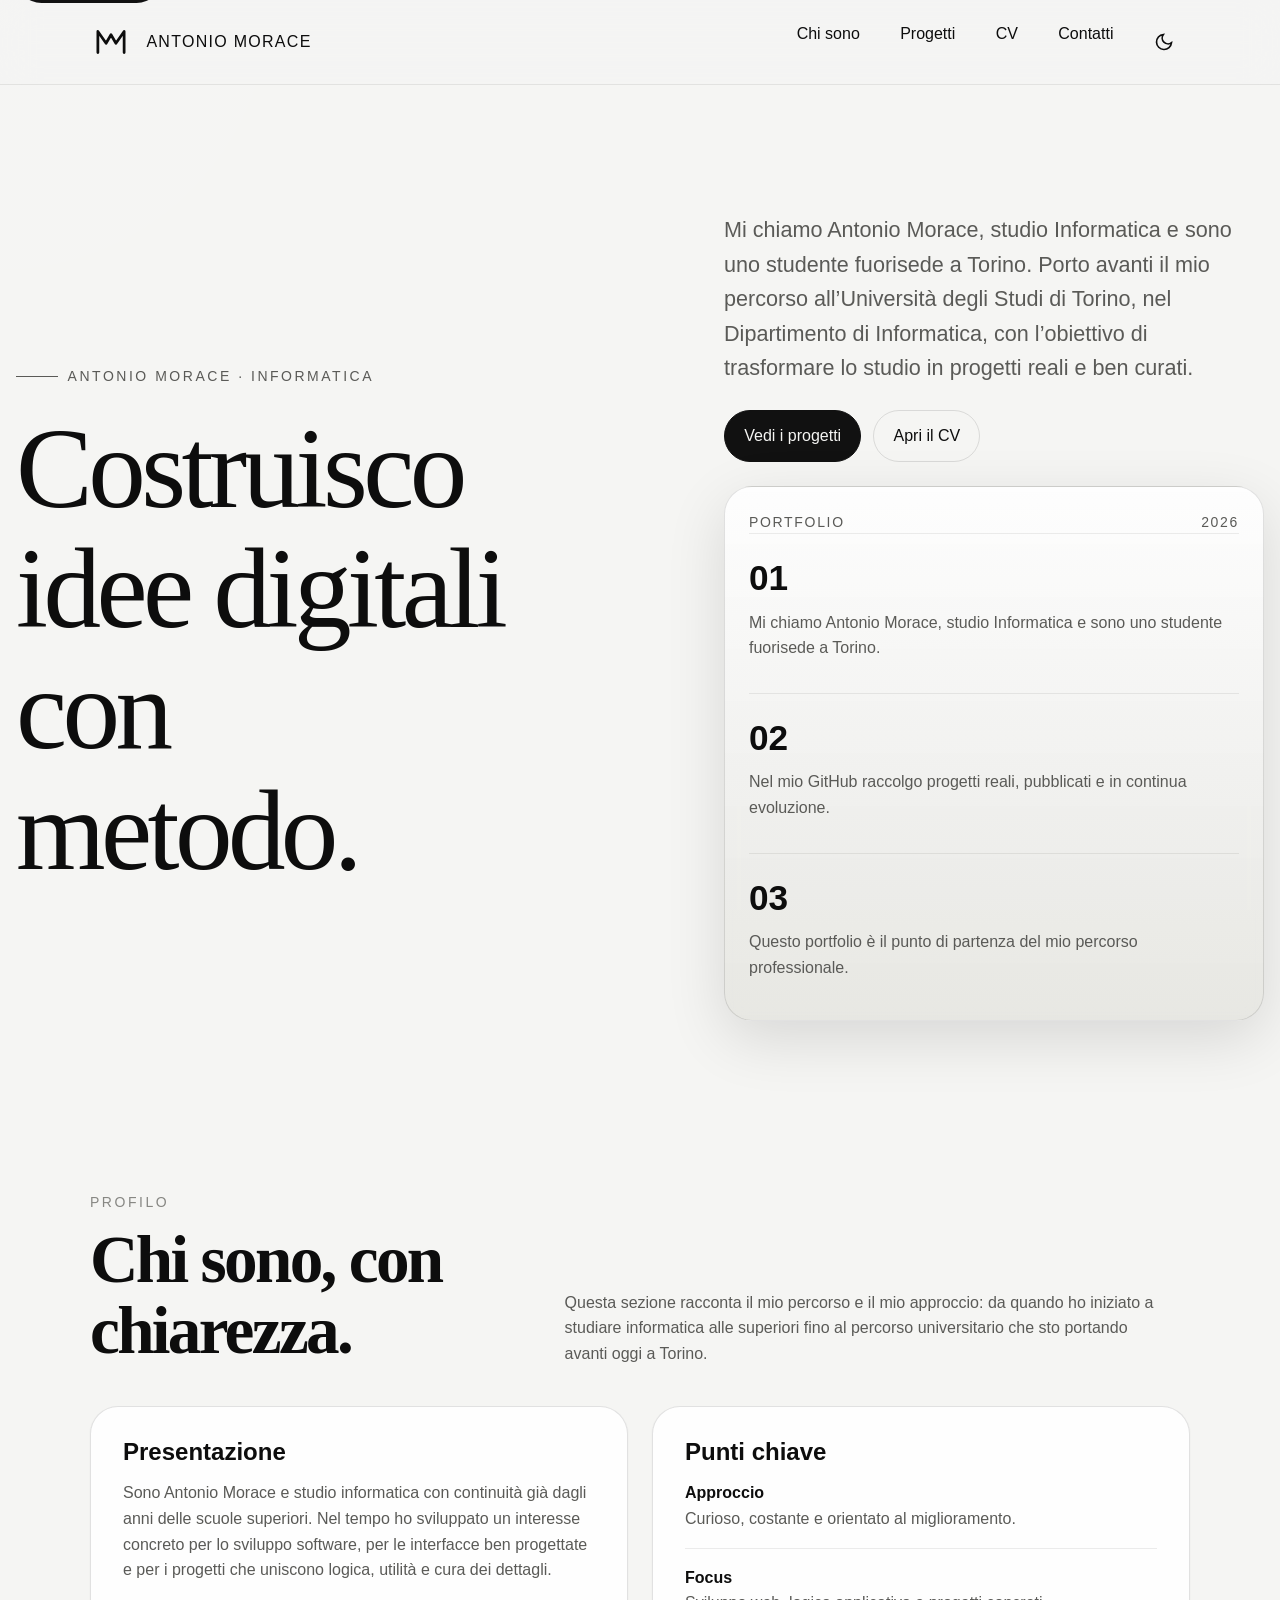
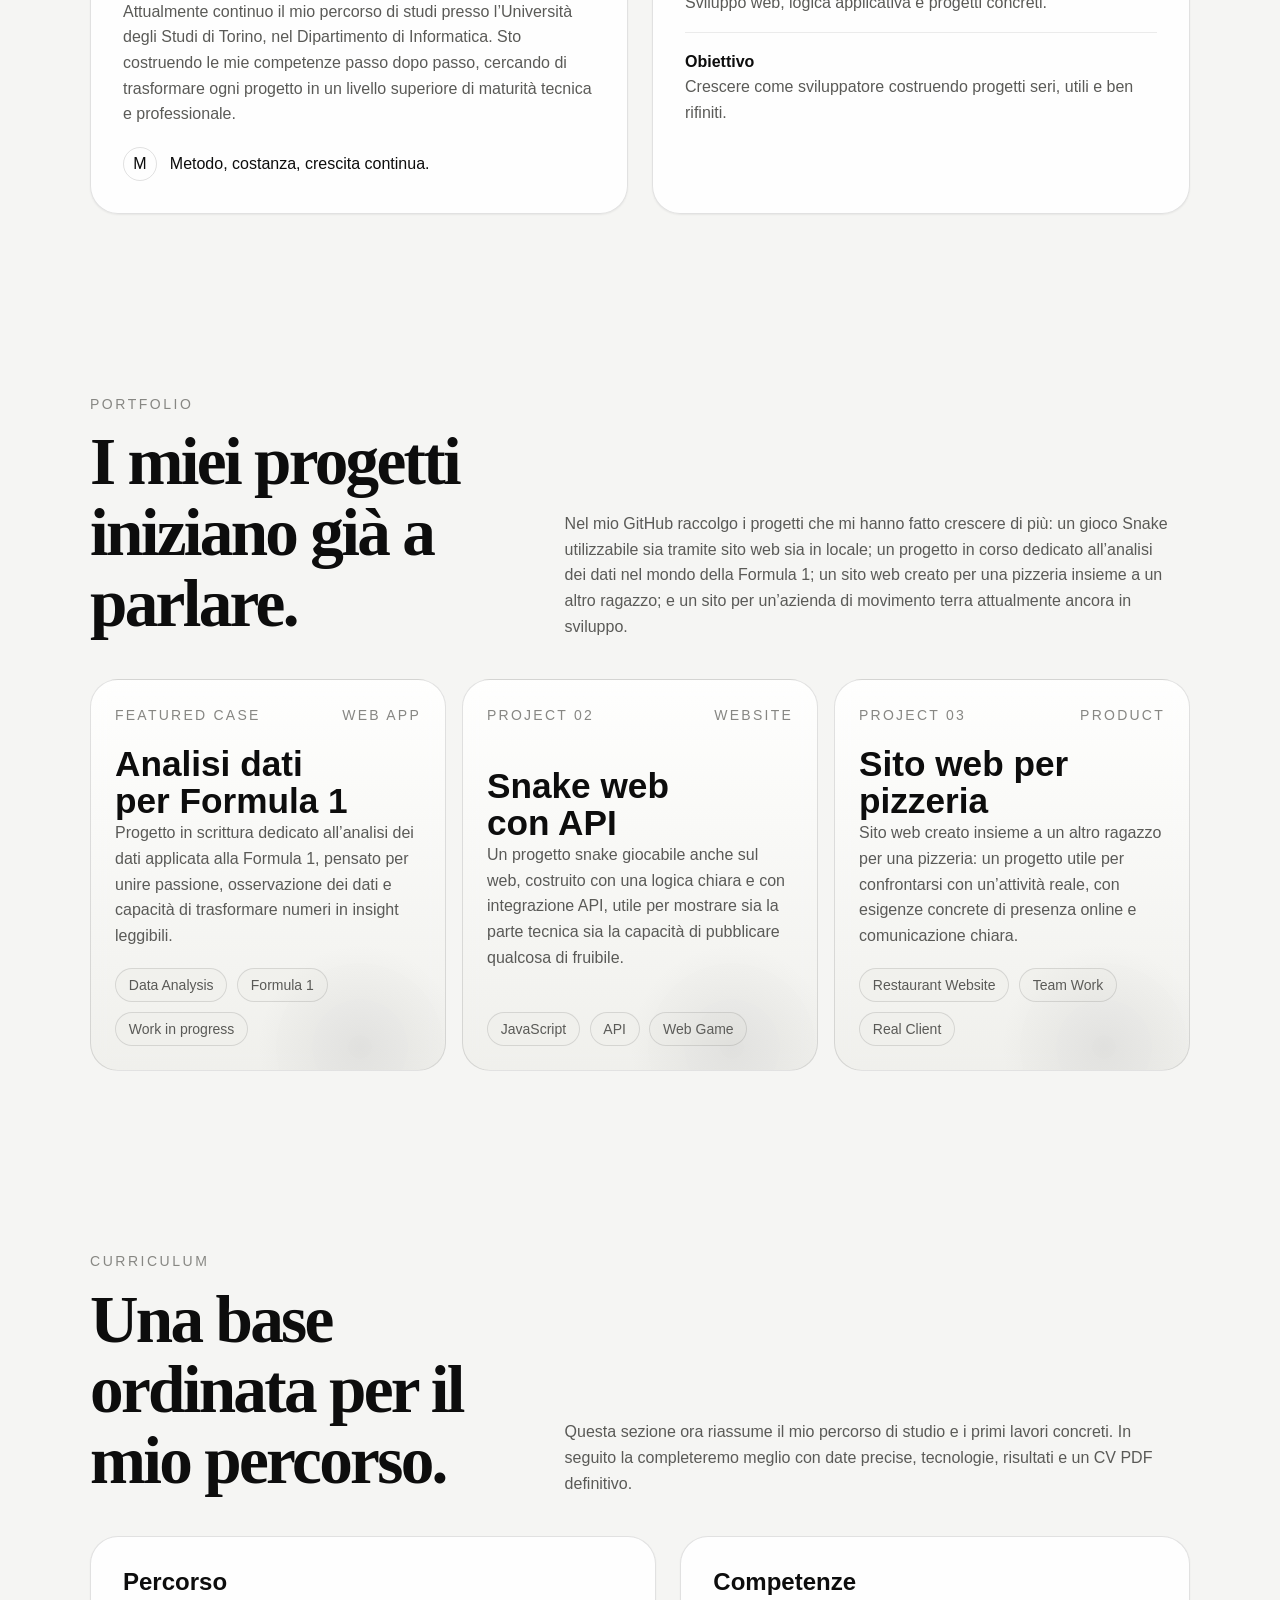
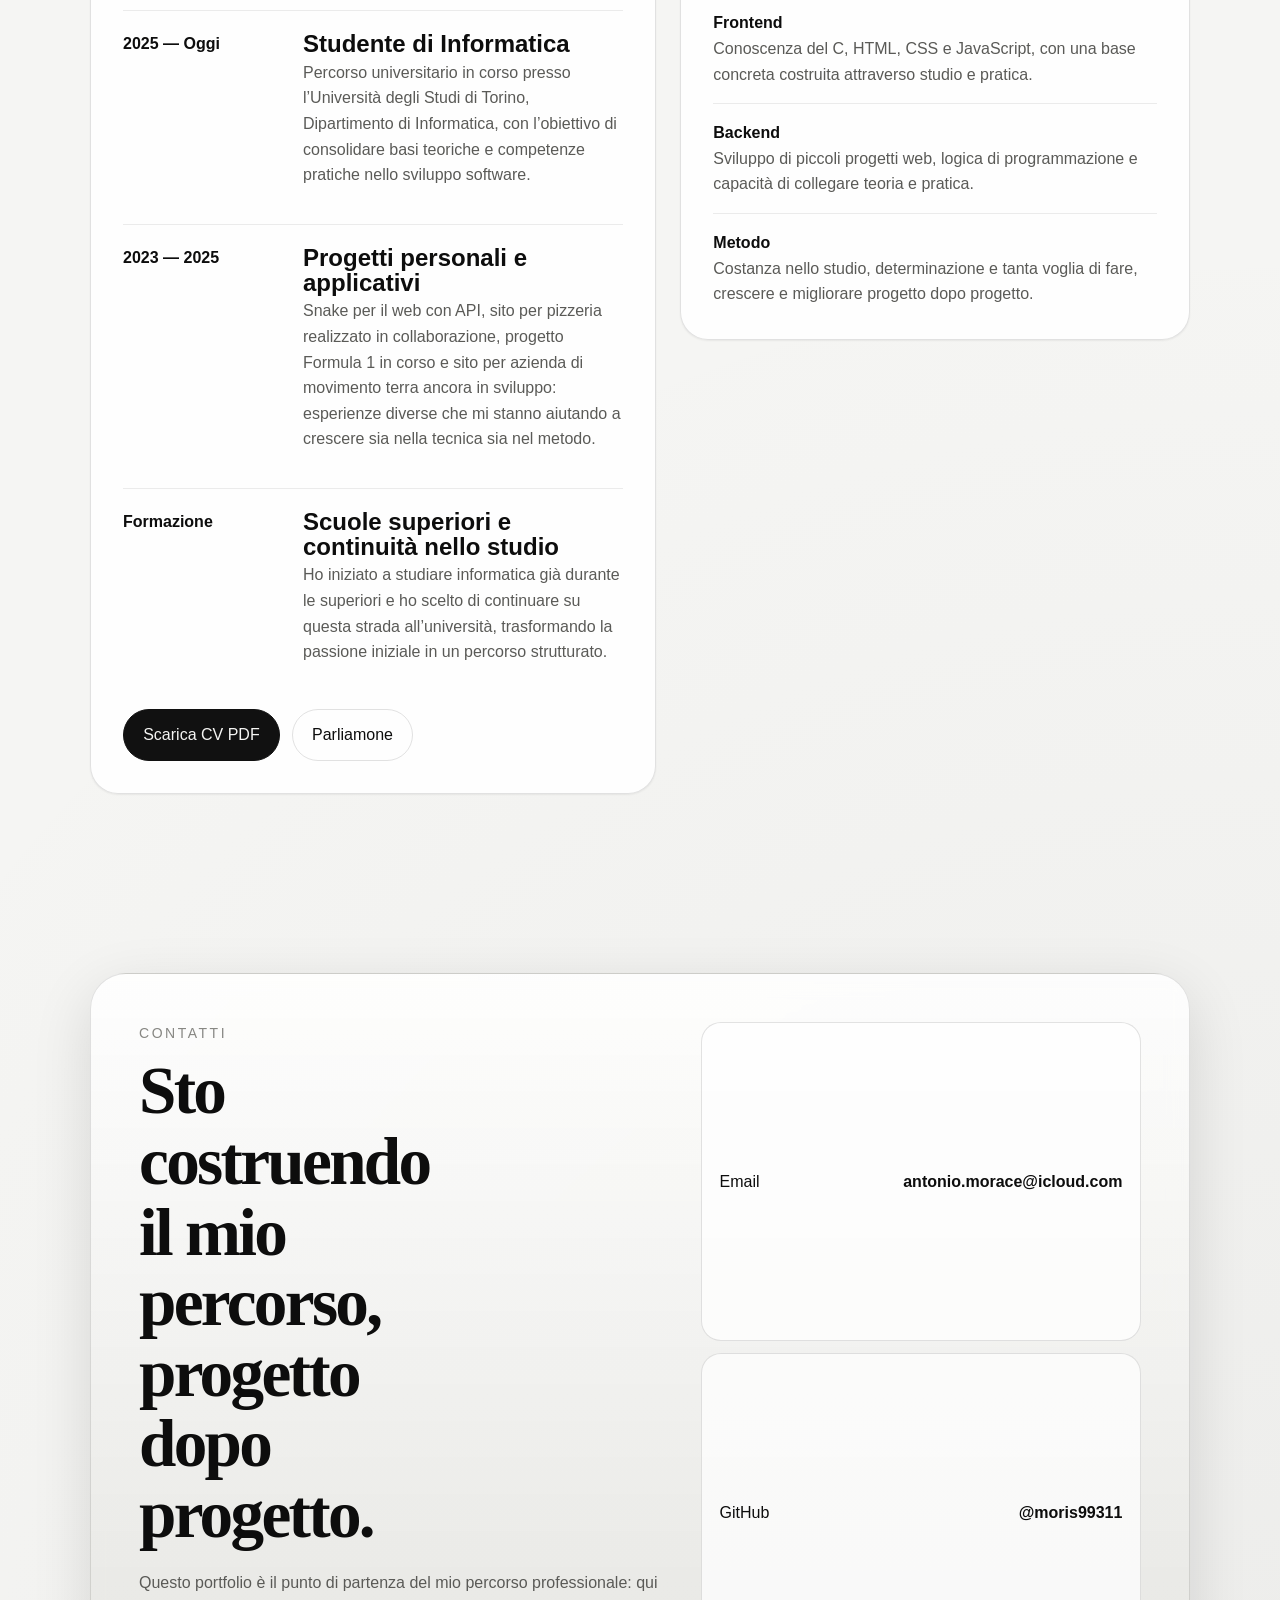
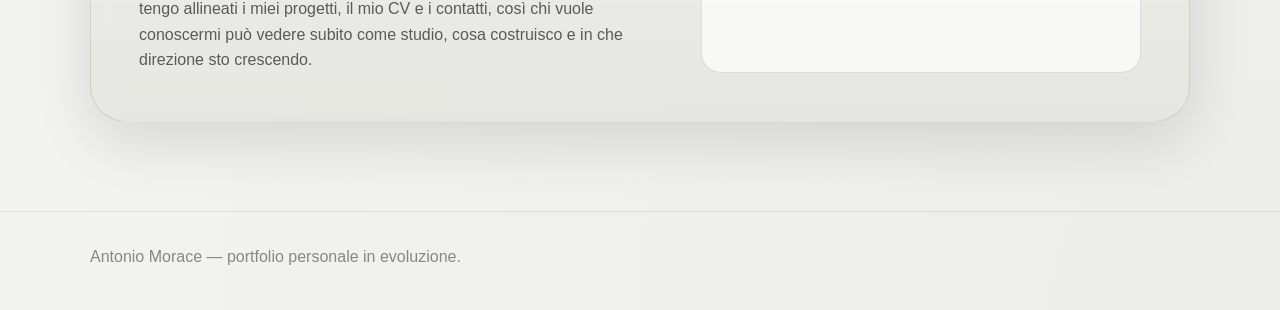
<file: index.html>
<!DOCTYPE html>
<html lang="it">
<head>
  <meta charset="UTF-8" />
  <meta name="viewport" content="width=device-width, initial-scale=1.0" />
  <title>Personal Portfolio</title>
  <meta name="description" content="Sito portfolio personale moderno con progetti, presentazione personale, CV e contatti." />
  <meta property="og:title" content="Personal Portfolio" />
  <meta property="og:description" content="Portfolio personale moderno, elegante e animato." />
  <meta property="og:type" content="website" />
  <link rel="preconnect" href="https://fonts.googleapis.com">
  <link rel="preconnect" href="https://fonts.gstatic.com" crossorigin>
  <link href="https://api.fontshare.com/v2/css?f[]=general-sans@400,500,600,700&f[]=boska@400,500,700&display=swap" rel="stylesheet">
  <link rel="stylesheet" href="./styles.css" />
</head>
<body>
  <a class="skip-link" href="#contenuto">Vai al contenuto</a>

  <header class="site-header">
    <div class="container header-inner">
      <a href="#home" class="brand" aria-label="Vai alla home del portfolio">
        <svg class="logo" viewBox="0 0 64 64" fill="none" xmlns="http://www.w3.org/2000/svg" aria-hidden="true">
          <path d="M12 48V16L24.5 34L32 21L39.5 34L52 16V48" stroke="currentColor" stroke-width="4.2" stroke-linecap="round" stroke-linejoin="round"/>
        </svg>
        <span>Antonio Morace</span>
      </a>

      <nav class="nav" aria-label="Navigazione principale">
        <a href="#about">Chi sono</a>
        <a href="#projects">Progetti</a>
        <a href="#cv">CV</a>
        <a href="#contact">Contatti</a>
        <button class="theme-toggle" data-theme-toggle aria-label="Cambia tema">
          <svg width="20" height="20" viewBox="0 0 24 24" fill="none" stroke="currentColor" stroke-width="2" aria-hidden="true">
            <path d="M21 12.79A9 9 0 1 1 11.21 3 7 7 0 0 0 21 12.79z"/>
          </svg>
        </button>
      </nav>
    </div>
  </header>

  <main id="contenuto">
    <section class="hero wide" id="home">
      <div class="hero-grid">
        <div class="reveal is-visible">
          <div class="eyebrow">Antonio Morace · Informatica</div>
          <h1>Costruisco idee digitali con metodo.</h1>
        </div>

        <div class="hero-copy reveal is-visible">
          <p>
            Mi chiamo Antonio Morace, studio Informatica e sono uno studente fuorisede a Torino.
            Porto avanti il mio percorso all’Università degli Studi di Torino, nel Dipartimento di Informatica,
            con l’obiettivo di trasformare lo studio in progetti reali e ben curati.
          </p>

          <div class="hero-actions">
            <a class="btn btn-primary" href="#projects">Vedi i progetti</a>
            <a class="btn btn-secondary" href="#cv">Apri il CV</a>
          </div>

          <aside class="hero-panel grain" aria-label="Pannello introduttivo portfolio">
            <div class="hero-card-top">
              <span>Portfolio</span>
              <span>2026</span>
            </div>

            <div class="metric-stack">
              <div class="metric">
                <strong>01</strong>
                <span>Mi chiamo Antonio Morace, studio Informatica e sono uno studente fuorisede a Torino.</span>
              </div>
              <div class="metric">
                <strong>02</strong>
                <span>Nel mio GitHub raccolgo progetti reali, pubblicati e in continua evoluzione.</span>
              </div>
              <div class="metric">
                <strong>03</strong>
                <span>Questo portfolio è il punto di partenza del mio percorso professionale.</span>
              </div>
            </div>
          </aside>
        </div>
      </div>
    </section>

    <section id="about">
      <div class="container">
        <div class="section-head reveal">
          <div>
            <div class="section-label">Profilo</div>
            <h2>Chi sono, con chiarezza.</h2>
          </div>
          <p>
            Questa sezione racconta il mio percorso e il mio approccio: da quando ho iniziato a studiare informatica
            alle superiori fino al percorso universitario che sto portando avanti oggi a Torino.
          </p>
        </div>

        <div class="about-grid">
          <article class="panel reveal">
            <h3>Presentazione</h3>
            <p>
              Sono Antonio Morace e studio informatica con continuità già dagli anni delle scuole superiori.
              Nel tempo ho sviluppato un interesse concreto per lo sviluppo software, per le interfacce ben progettate
              e per i progetti che uniscono logica, utilità e cura dei dettagli.
            </p>
            <p>
              Attualmente continuo il mio percorso di studi presso l’Università degli Studi di Torino,
              nel Dipartimento di Informatica. Sto costruendo le mie competenze passo dopo passo,
              cercando di trasformare ogni progetto in un livello superiore di maturità tecnica e professionale.
            </p>
            <div class="signature">
              <span class="signature-mark">M</span>
              <span>Metodo, costanza, crescita continua.</span>
            </div>
          </article>

          <aside class="panel reveal">
            <h3>Punti chiave</h3>
            <div class="mini-list">
              <div class="mini-item">
                <strong>Approccio</strong>
                <p>Curioso, costante e orientato al miglioramento.</p>
              </div>
              <div class="mini-item">
                <strong>Focus</strong>
                <p>Sviluppo web, logica applicativa e progetti concreti.</p>
              </div>
              <div class="mini-item">
                <strong>Obiettivo</strong>
                <p>Crescere come sviluppatore costruendo progetti seri, utili e ben rifiniti.</p>
              </div>
            </div>
          </aside>
        </div>
      </div>
    </section>

    <section id="projects">
      <div class="container">
        <div class="section-head reveal">
          <div>
            <div class="section-label">Portfolio</div>
            <h2>I miei progetti iniziano già a parlare.</h2>
          </div>
          <p>
            Nel mio GitHub raccolgo i progetti che mi hanno fatto crescere di più:
            un gioco Snake utilizzabile sia tramite sito web sia in locale;
            un progetto in corso dedicato all’analisi dei dati nel mondo della Formula 1;
            un sito web creato per una pizzeria insieme a un altro ragazzo;
            e un sito per un’azienda di movimento terra attualmente ancora in sviluppo.
          </p>
        </div>

        <div class="project-grid">
          <article class="project-card large reveal">
            <div class="project-meta"><span>Featured case</span><span>Web app</span></div>
            <div>
              <h3>Analisi dati per Formula 1</h3>
              <p>
                Progetto in scrittura dedicato all’analisi dei dati applicata alla Formula 1,
                pensato per unire passione, osservazione dei dati e capacità di trasformare numeri in insight leggibili.
              </p>
            </div>
            <div class="tags">
              <span class="tag">Data Analysis</span>
              <span class="tag">Formula 1</span>
              <span class="tag">Work in progress</span>
            </div>
          </article>

          <article class="project-card reveal">
            <div class="project-meta"><span>Project 02</span><span>Website</span></div>
            <div>
              <h3>Snake web con API</h3>
              <p>
                Un progetto snake giocabile anche sul web, costruito con una logica chiara e con integrazione API,
                utile per mostrare sia la parte tecnica sia la capacità di pubblicare qualcosa di fruibile.
              </p>
            </div>
            <div class="tags">
              <span class="tag">JavaScript</span>
              <span class="tag">API</span>
              <span class="tag">Web Game</span>
            </div>
          </article>

          <article class="project-card reveal">
            <div class="project-meta"><span>Project 03</span><span>Product</span></div>
            <div>
              <h3>Sito web per pizzeria</h3>
              <p>
                Sito web creato insieme a un altro ragazzo per una pizzeria:
                un progetto utile per confrontarsi con un’attività reale,
                con esigenze concrete di presenza online e comunicazione chiara.
              </p>
            </div>
            <div class="tags">
              <span class="tag">Restaurant Website</span>
              <span class="tag">Team Work</span>
              <span class="tag">Real Client</span>
            </div>
          </article>
        </div>
      </div>
    </section>

    <section id="cv">
      <div class="container">
        <div class="section-head reveal">
          <div>
            <div class="section-label">Curriculum</div>
            <h2>Una base ordinata per il mio percorso.</h2>
          </div>
          <p>
            Questa sezione ora riassume il mio percorso di studio e i primi lavori concreti.
            In seguito la completeremo meglio con date precise, tecnologie, risultati e un CV PDF definitivo.
          </p>
        </div>

        <div class="cv-grid">
          <div class="panel reveal">
            <h3>Percorso</h3>
            <div class="timeline">
              <div class="timeline-item">
                <strong>2025 — Oggi</strong>
                <div>
                  <h3>Studente di Informatica</h3>
                  <p>
                    Percorso universitario in corso presso l’Università degli Studi di Torino,
                    Dipartimento di Informatica, con l’obiettivo di consolidare basi teoriche
                    e competenze pratiche nello sviluppo software.
                  </p>
                </div>
              </div>

              <div class="timeline-item">
                <strong>2023 — 2025</strong>
                <div>
                  <h3>Progetti personali e applicativi</h3>
                  <p>
                    Snake per il web con API, sito per pizzeria realizzato in collaborazione,
                    progetto Formula 1 in corso e sito per azienda di movimento terra ancora in sviluppo:
                    esperienze diverse che mi stanno aiutando a crescere sia nella tecnica sia nel metodo.
                  </p>
                </div>
              </div>

              <div class="timeline-item">
                <strong>Formazione</strong>
                <div>
                  <h3>Scuole superiori e continuità nello studio</h3>
                  <p>
                    Ho iniziato a studiare informatica già durante le superiori e ho scelto di continuare su questa strada
                    all’università, trasformando la passione iniziale in un percorso strutturato.
                  </p>
                </div>
              </div>
            </div>

            <div class="cv-actions">
              <a class="btn btn-primary" href="#">Scarica CV PDF</a>
              <a class="btn btn-secondary" href="#contact">Parliamone</a>
            </div>
          </div>

          <aside class="panel reveal">
            <h3>Competenze</h3>
            <div class="mini-list">
              <div class="mini-item">
                <strong>Frontend</strong>
                <p>Conoscenza del C, HTML, CSS e JavaScript, con una base concreta costruita attraverso studio e pratica.</p>
              </div>
              <div class="mini-item">
                <strong>Backend</strong>
                <p>Sviluppo di piccoli progetti web, logica di programmazione e capacità di collegare teoria e pratica.</p>
              </div>
              <div class="mini-item">
                <strong>Metodo</strong>
                <p>Costanza nello studio, determinazione e tanta voglia di fare, crescere e migliorare progetto dopo progetto.</p>
              </div>
            </div>
          </aside>
        </div>
      </div>
    </section>

    <section id="contact">
      <div class="container">
        <div class="contact-shell reveal">
          <div>
            <div class="section-label">Contatti</div>
            <h2 style="font-family: var(--font-display); font-size: var(--text-3xl); letter-spacing:-.04em; max-width:10ch;">
              Sto costruendo il mio percorso, progetto dopo progetto.
            </h2>
            <p style="margin-top: var(--space-5);">
              Questo portfolio è il punto di partenza del mio percorso professionale:
              qui tengo allineati i miei progetti, il mio CV e i contatti,
              così chi vuole conoscermi può vedere subito come studio, cosa costruisco
              e in che direzione sto crescendo.
            </p>
          </div>

          <div class="contact-list" aria-label="Metodi di contatto">
            <a class="contact-link" href="mailto:antonio.morace@iclou.com">
              <span>Email</span>
              <strong>antonio.morace@icloud.com</strong>
            </a>

            <a class="contact-link" href="https://github.com/moris99311" target="_blank" rel="noopener noreferrer">
              <span>GitHub</span>
              <strong>@moris99311</strong>
            </a>
          </div>
        </div>
      </div>
    </section>
  </main>

  <footer class="footer">
    <div class="container">
      Antonio Morace — portfolio personale in evoluzione.
    </div>
  </footer>

  <script>
    (function () {
      const root = document.documentElement;
      const toggle = document.querySelector('[data-theme-toggle]');
      let theme = matchMedia('(prefers-color-scheme: dark)').matches ? 'dark' : 'light';
      root.setAttribute('data-theme', theme);

      const updateIcon = () => {
        if (!toggle) return;
        toggle.setAttribute('aria-label', theme === 'dark' ? 'Passa al tema chiaro' : 'Passa al tema scuro');
        toggle.innerHTML = theme === 'dark'
          ? '<svg width="20" height="20" viewBox="0 0 24 24" fill="none" stroke="currentColor" stroke-width="2" aria-hidden="true"><circle cx="12" cy="12" r="5"/><path d="M12 1v2M12 21v2M4.22 4.22l1.42 1.42M18.36 18.36l1.42 1.42M1 12h2M21 12h2M4.22 19.78l1.42-1.42M18.36 5.64l1.42-1.42"/></svg>'
          : '<svg width="20" height="20" viewBox="0 0 24 24" fill="none" stroke="currentColor" stroke-width="2" aria-hidden="true"><path d="M21 12.79A9 9 0 1 1 11.21 3 7 7 0 0 0 21 12.79z"/></svg>';
      };

      updateIcon();

      toggle?.addEventListener('click', () => {
        theme = theme === 'dark' ? 'light' : 'dark';
        root.setAttribute('data-theme', theme);
        updateIcon();
      });

      const observer = new IntersectionObserver((entries) => {
        entries.forEach(entry => {
          if (entry.isIntersecting) entry.target.classList.add('is-visible');
        });
      }, { threshold: 0.18 });

      document.querySelectorAll('.reveal:not(.is-visible)').forEach(el => observer.observe(el));

      const header = document.querySelector('.site-header');
      let lastY = window.scrollY;

      window.addEventListener('scroll', () => {
        const currentY = window.scrollY;
        header.style.boxShadow = currentY > 20 ? 'var(--shadow-sm)' : 'none';
        header.style.transform = currentY > lastY && currentY > 160 ? 'translateY(-100%)' : 'translateY(0)';
        lastY = currentY;
      }, { passive: true });
    })();
  </script>
</body>
</html>
</file>
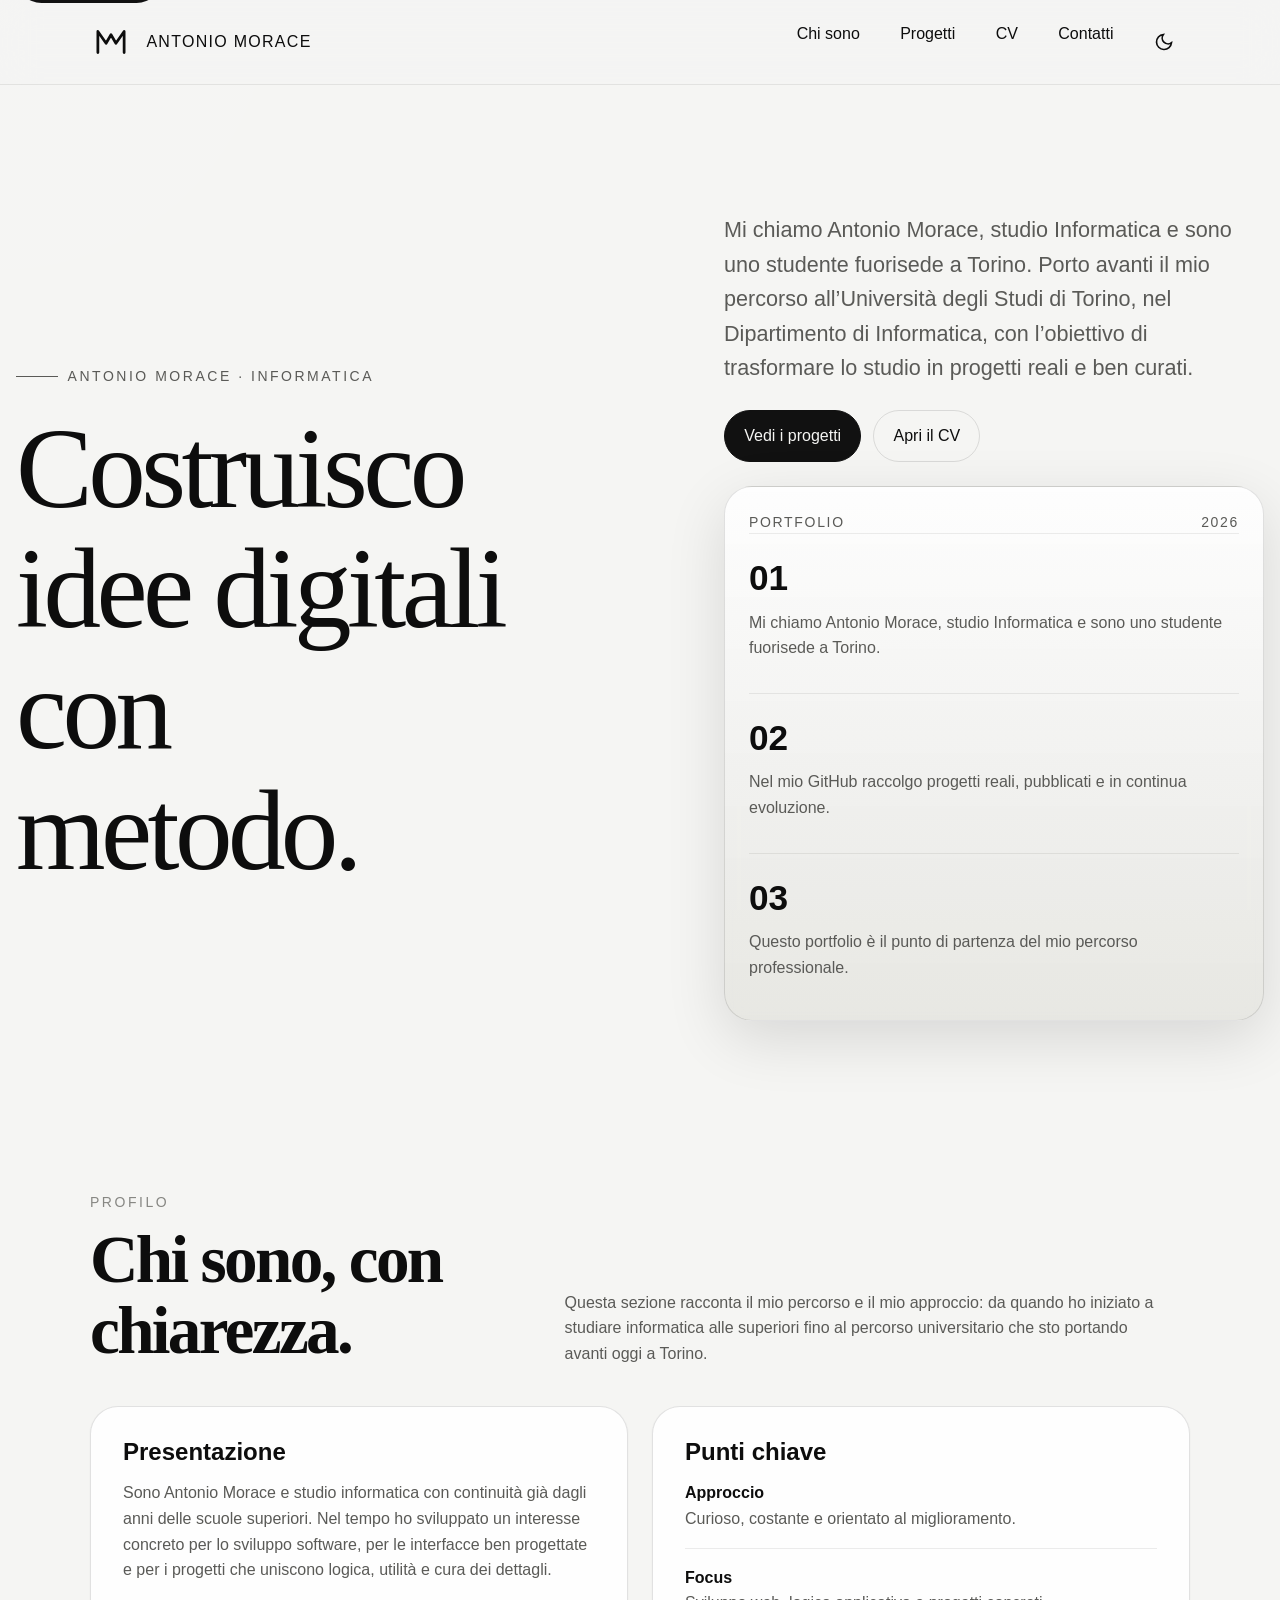
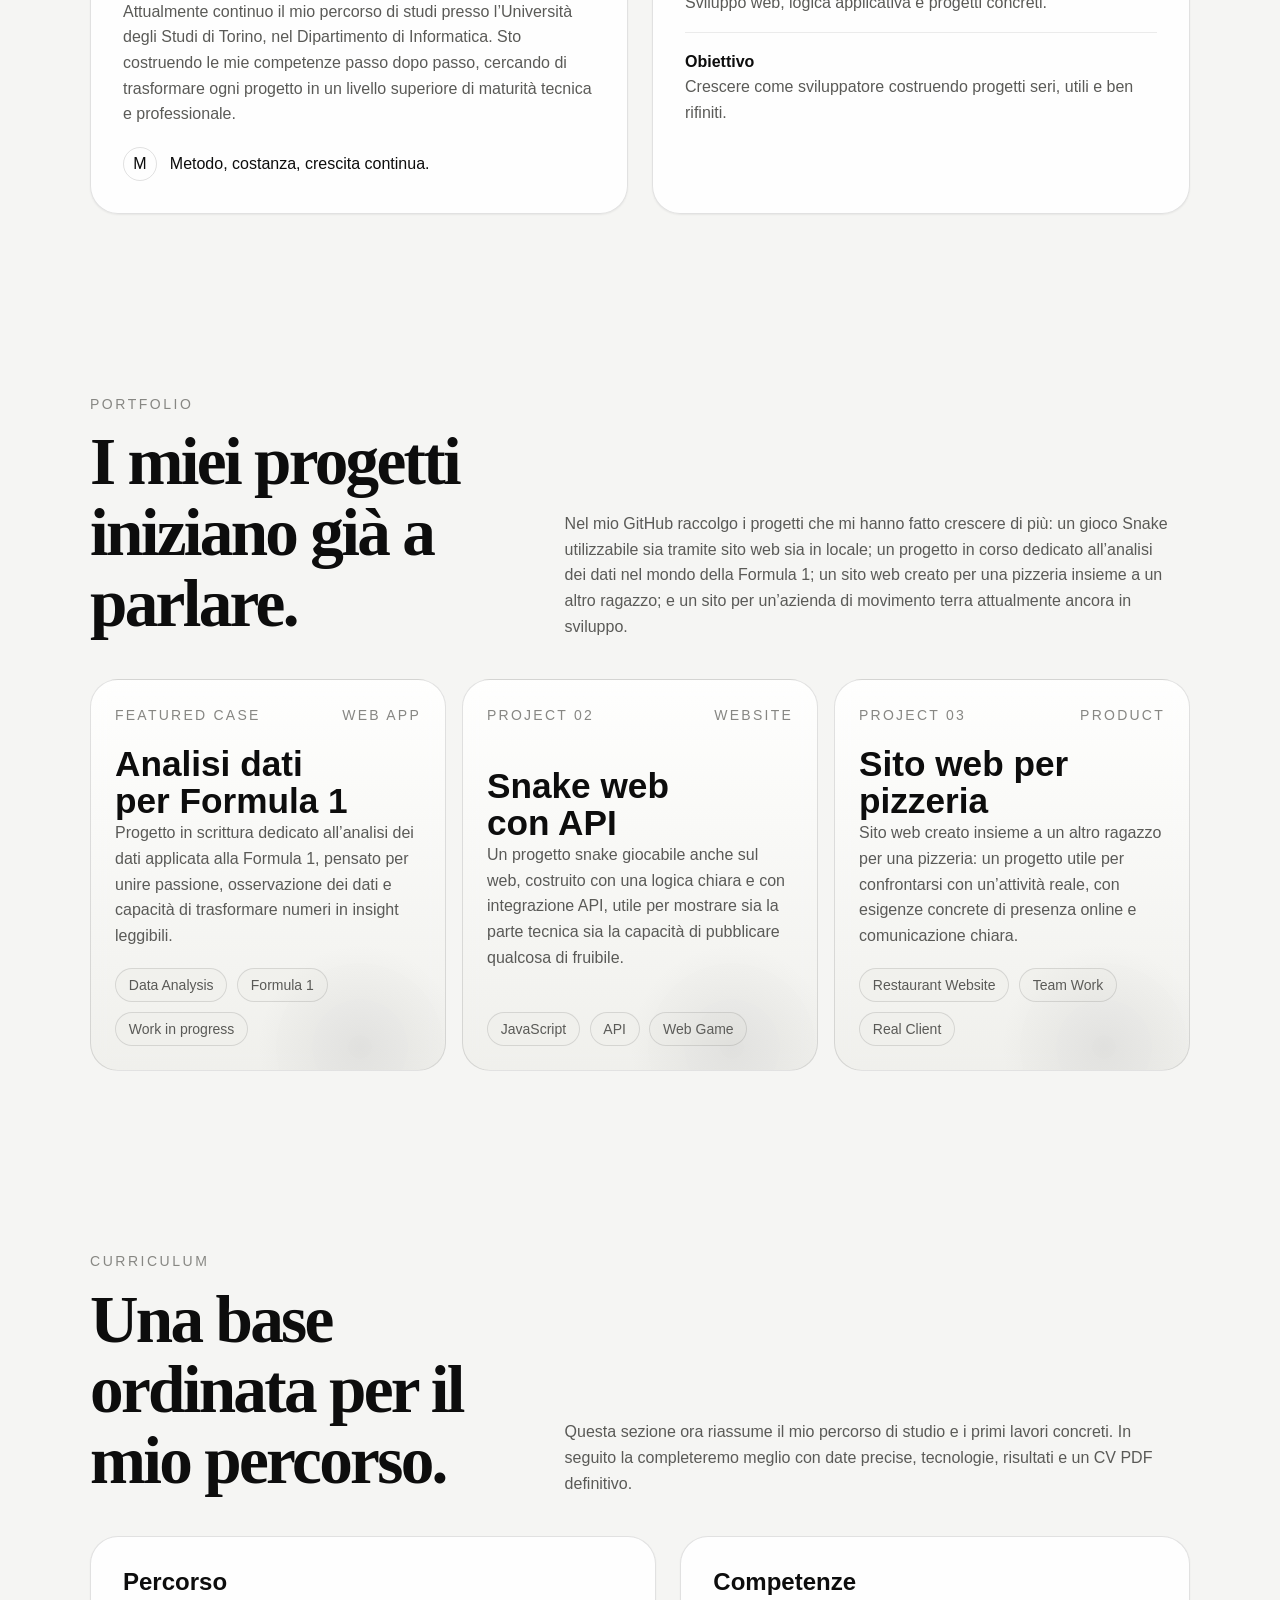
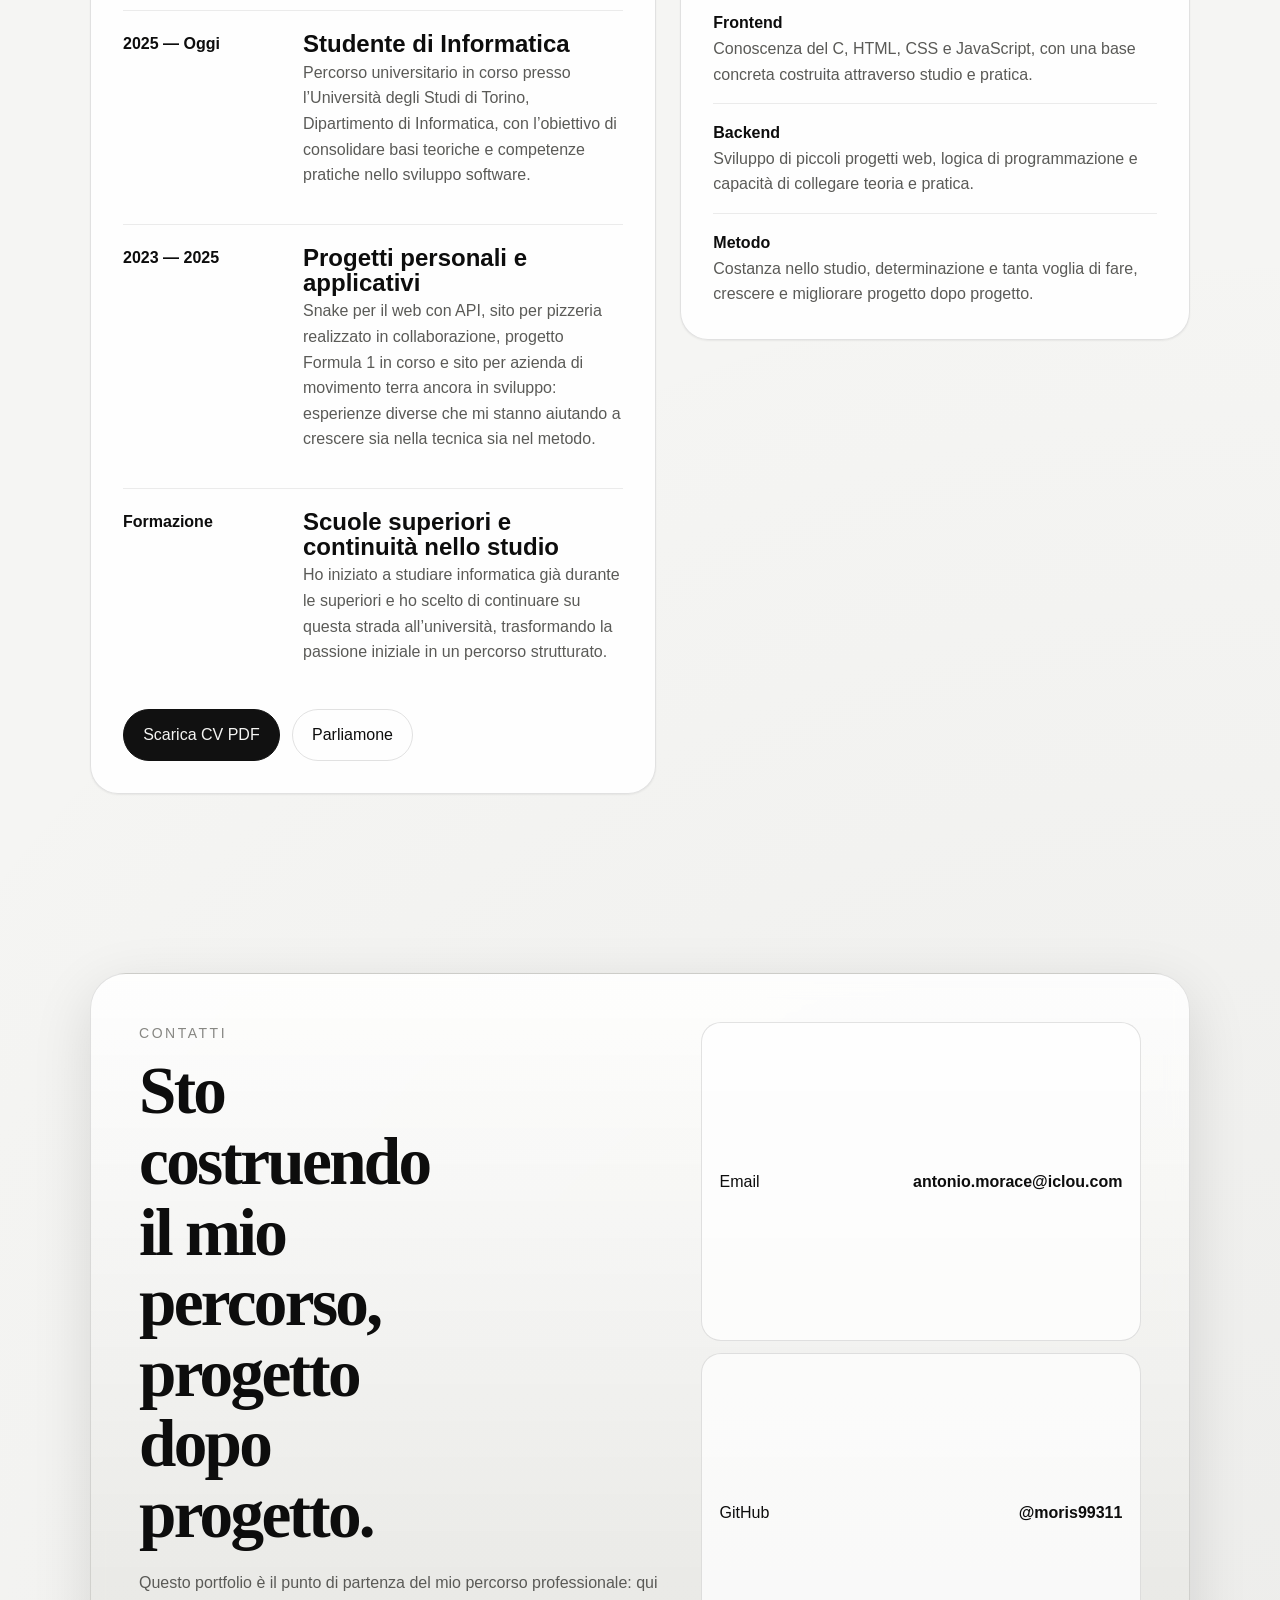
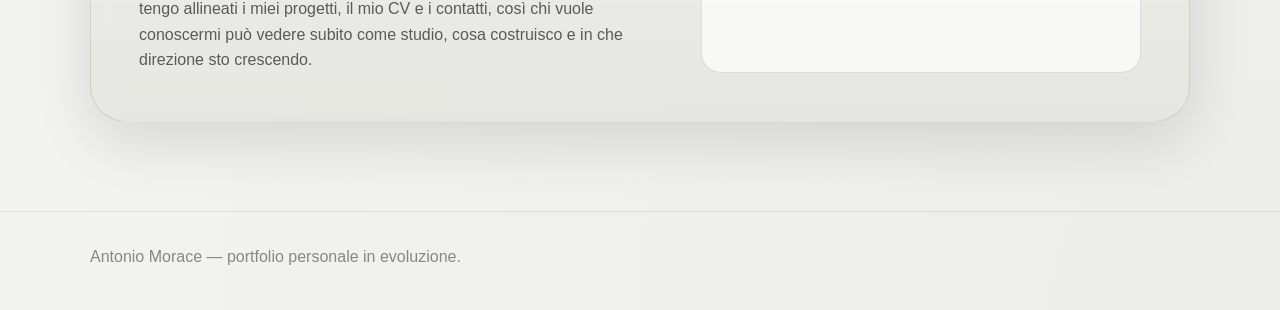
<file: personal-portfolio.html>
<!DOCTYPE html>
<html lang="it">
<head>
  <meta charset="UTF-8" />
  <meta name="viewport" content="width=device-width, initial-scale=1.0" />
  <title>Personal Portfolio</title>
  <meta name="description" content="Sito portfolio personale moderno con progetti, presentazione personale, CV e contatti." />
  <meta property="og:title" content="Personal Portfolio" />
  <meta property="og:description" content="Portfolio personale moderno, elegante e animato." />
  <meta property="og:type" content="website" />
  <link rel="preconnect" href="https://fonts.googleapis.com">
  <link rel="preconnect" href="https://fonts.gstatic.com" crossorigin>
  <link href="https://api.fontshare.com/v2/css?f[]=general-sans@400,500,600,700&f[]=boska@400,500,700&display=swap" rel="stylesheet">
  <link rel="stylesheet" href="./styles.css" />
</head>
<body>
  <a class="skip-link" href="#contenuto">Vai al contenuto</a>

  <header class="site-header">
    <div class="container header-inner">
      <a href="#home" class="brand" aria-label="Vai alla home del portfolio">
        <svg class="logo" viewBox="0 0 64 64" fill="none" xmlns="http://www.w3.org/2000/svg" aria-hidden="true">
          <path d="M12 48V16L24.5 34L32 21L39.5 34L52 16V48" stroke="currentColor" stroke-width="4.2" stroke-linecap="round" stroke-linejoin="round"/>
        </svg>
        <span>Antonio Morace</span>
      </a>

      <nav class="nav" aria-label="Navigazione principale">
        <a href="#about">Chi sono</a>
        <a href="#projects">Progetti</a>
        <a href="#cv">CV</a>
        <a href="#contact">Contatti</a>
        <button class="theme-toggle" data-theme-toggle aria-label="Cambia tema">
          <svg width="20" height="20" viewBox="0 0 24 24" fill="none" stroke="currentColor" stroke-width="2" aria-hidden="true">
            <path d="M21 12.79A9 9 0 1 1 11.21 3 7 7 0 0 0 21 12.79z"/>
          </svg>
        </button>
      </nav>
    </div>
  </header>

  <main id="contenuto">
    <section class="hero wide" id="home">
      <div class="hero-grid">
        <div class="reveal is-visible">
          <div class="eyebrow">Antonio Morace · Informatica</div>
          <h1>Costruisco idee digitali con metodo.</h1>
        </div>

        <div class="hero-copy reveal is-visible">
          <p>
            Mi chiamo Antonio Morace, studio Informatica e sono uno studente fuorisede a Torino.
            Porto avanti il mio percorso all’Università degli Studi di Torino, nel Dipartimento di Informatica,
            con l’obiettivo di trasformare lo studio in progetti reali e ben curati.
          </p>

          <div class="hero-actions">
            <a class="btn btn-primary" href="#projects">Vedi i progetti</a>
            <a class="btn btn-secondary" href="#cv">Apri il CV</a>
          </div>

          <aside class="hero-panel grain" aria-label="Pannello introduttivo portfolio">
            <div class="hero-card-top">
              <span>Portfolio</span>
              <span>2026</span>
            </div>

            <div class="metric-stack">
              <div class="metric">
                <strong>01</strong>
                <span>Mi chiamo Antonio Morace, studio Informatica e sono uno studente fuorisede a Torino.</span>
              </div>
              <div class="metric">
                <strong>02</strong>
                <span>Nel mio GitHub raccolgo progetti reali, pubblicati e in continua evoluzione.</span>
              </div>
              <div class="metric">
                <strong>03</strong>
                <span>Questo portfolio è il punto di partenza del mio percorso professionale.</span>
              </div>
            </div>
          </aside>
        </div>
      </div>
    </section>

    <section id="about">
      <div class="container">
        <div class="section-head reveal">
          <div>
            <div class="section-label">Profilo</div>
            <h2>Chi sono, con chiarezza.</h2>
          </div>
          <p>
            Questa sezione racconta il mio percorso e il mio approccio: da quando ho iniziato a studiare informatica
            alle superiori fino al percorso universitario che sto portando avanti oggi a Torino.
          </p>
        </div>

        <div class="about-grid">
          <article class="panel reveal">
            <h3>Presentazione</h3>
            <p>
              Sono Antonio Morace e studio informatica con continuità già dagli anni delle scuole superiori.
              Nel tempo ho sviluppato un interesse concreto per lo sviluppo software, per le interfacce ben progettate
              e per i progetti che uniscono logica, utilità e cura dei dettagli.
            </p>
            <p>
              Attualmente continuo il mio percorso di studi presso l’Università degli Studi di Torino,
              nel Dipartimento di Informatica. Sto costruendo le mie competenze passo dopo passo,
              cercando di trasformare ogni progetto in un livello superiore di maturità tecnica e professionale.
            </p>
            <div class="signature">
              <span class="signature-mark">M</span>
              <span>Metodo, costanza, crescita continua.</span>
            </div>
          </article>

          <aside class="panel reveal">
            <h3>Punti chiave</h3>
            <div class="mini-list">
              <div class="mini-item">
                <strong>Approccio</strong>
                <p>Curioso, costante e orientato al miglioramento.</p>
              </div>
              <div class="mini-item">
                <strong>Focus</strong>
                <p>Sviluppo web, logica applicativa e progetti concreti.</p>
              </div>
              <div class="mini-item">
                <strong>Obiettivo</strong>
                <p>Crescere come sviluppatore costruendo progetti seri, utili e ben rifiniti.</p>
              </div>
            </div>
          </aside>
        </div>
      </div>
    </section>

    <section id="projects">
      <div class="container">
        <div class="section-head reveal">
          <div>
            <div class="section-label">Portfolio</div>
            <h2>I miei progetti iniziano già a parlare.</h2>
          </div>
          <p>
            Nel mio GitHub raccolgo i progetti che mi hanno fatto crescere di più:
            un gioco Snake utilizzabile sia tramite sito web sia in locale;
            un progetto in corso dedicato all’analisi dei dati nel mondo della Formula 1;
            un sito web creato per una pizzeria insieme a un altro ragazzo;
            e un sito per un’azienda di movimento terra attualmente ancora in sviluppo.
          </p>
        </div>

        <div class="project-grid">
          <article class="project-card large reveal">
            <div class="project-meta"><span>Featured case</span><span>Web app</span></div>
            <div>
              <h3>Analisi dati per Formula 1</h3>
              <p>
                Progetto in scrittura dedicato all’analisi dei dati applicata alla Formula 1,
                pensato per unire passione, osservazione dei dati e capacità di trasformare numeri in insight leggibili.
              </p>
            </div>
            <div class="tags">
              <span class="tag">Data Analysis</span>
              <span class="tag">Formula 1</span>
              <span class="tag">Work in progress</span>
            </div>
          </article>

          <article class="project-card reveal">
            <div class="project-meta"><span>Project 02</span><span>Website</span></div>
            <div>
              <h3>Snake web con API</h3>
              <p>
                Un progetto snake giocabile anche sul web, costruito con una logica chiara e con integrazione API,
                utile per mostrare sia la parte tecnica sia la capacità di pubblicare qualcosa di fruibile.
              </p>
            </div>
            <div class="tags">
              <span class="tag">JavaScript</span>
              <span class="tag">API</span>
              <span class="tag">Web Game</span>
            </div>
          </article>

          <article class="project-card reveal">
            <div class="project-meta"><span>Project 03</span><span>Product</span></div>
            <div>
              <h3>Sito web per pizzeria</h3>
              <p>
                Sito web creato insieme a un altro ragazzo per una pizzeria:
                un progetto utile per confrontarsi con un’attività reale,
                con esigenze concrete di presenza online e comunicazione chiara.
              </p>
            </div>
            <div class="tags">
              <span class="tag">Restaurant Website</span>
              <span class="tag">Team Work</span>
              <span class="tag">Real Client</span>
            </div>
          </article>
        </div>
      </div>
    </section>

    <section id="cv">
      <div class="container">
        <div class="section-head reveal">
          <div>
            <div class="section-label">Curriculum</div>
            <h2>Una base ordinata per il mio percorso.</h2>
          </div>
          <p>
            Questa sezione ora riassume il mio percorso di studio e i primi lavori concreti.
            In seguito la completeremo meglio con date precise, tecnologie, risultati e un CV PDF definitivo.
          </p>
        </div>

        <div class="cv-grid">
          <div class="panel reveal">
            <h3>Percorso</h3>
            <div class="timeline">
              <div class="timeline-item">
                <strong>2025 — Oggi</strong>
                <div>
                  <h3>Studente di Informatica</h3>
                  <p>
                    Percorso universitario in corso presso l’Università degli Studi di Torino,
                    Dipartimento di Informatica, con l’obiettivo di consolidare basi teoriche
                    e competenze pratiche nello sviluppo software.
                  </p>
                </div>
              </div>

              <div class="timeline-item">
                <strong>2023 — 2025</strong>
                <div>
                  <h3>Progetti personali e applicativi</h3>
                  <p>
                    Snake per il web con API, sito per pizzeria realizzato in collaborazione,
                    progetto Formula 1 in corso e sito per azienda di movimento terra ancora in sviluppo:
                    esperienze diverse che mi stanno aiutando a crescere sia nella tecnica sia nel metodo.
                  </p>
                </div>
              </div>

              <div class="timeline-item">
                <strong>Formazione</strong>
                <div>
                  <h3>Scuole superiori e continuità nello studio</h3>
                  <p>
                    Ho iniziato a studiare informatica già durante le superiori e ho scelto di continuare su questa strada
                    all’università, trasformando la passione iniziale in un percorso strutturato.
                  </p>
                </div>
              </div>
            </div>

            <div class="cv-actions">
              <a class="btn btn-primary" href="#">Scarica CV PDF</a>
              <a class="btn btn-secondary" href="#contact">Parliamone</a>
            </div>
          </div>

          <aside class="panel reveal">
            <h3>Competenze</h3>
            <div class="mini-list">
              <div class="mini-item">
                <strong>Frontend</strong>
                <p>Conoscenza del C, HTML, CSS e JavaScript, con una base concreta costruita attraverso studio e pratica.</p>
              </div>
              <div class="mini-item">
                <strong>Backend</strong>
                <p>Sviluppo di piccoli progetti web, logica di programmazione e capacità di collegare teoria e pratica.</p>
              </div>
              <div class="mini-item">
                <strong>Metodo</strong>
                <p>Costanza nello studio, determinazione e tanta voglia di fare, crescere e migliorare progetto dopo progetto.</p>
              </div>
            </div>
          </aside>
        </div>
      </div>
    </section>

    <section id="contact">
      <div class="container">
        <div class="contact-shell reveal">
          <div>
            <div class="section-label">Contatti</div>
            <h2 style="font-family: var(--font-display); font-size: var(--text-3xl); letter-spacing:-.04em; max-width:10ch;">
              Sto costruendo il mio percorso, progetto dopo progetto.
            </h2>
            <p style="margin-top: var(--space-5);">
              Questo portfolio è il punto di partenza del mio percorso professionale:
              qui tengo allineati i miei progetti, il mio CV e i contatti,
              così chi vuole conoscermi può vedere subito come studio, cosa costruisco
              e in che direzione sto crescendo.
            </p>
          </div>

          <div class="contact-list" aria-label="Metodi di contatto">
            <a class="contact-link" href="mailto:antonio.morace@iclou.com">
              <span>Email</span>
              <strong>antonio.morace@iclou.com</strong>
            </a>

            <a class="contact-link" href="https://github.com/moris99311" target="_blank" rel="noopener noreferrer">
              <span>GitHub</span>
              <strong>@moris99311</strong>
            </a>
          </div>
        </div>
      </div>
    </section>
  </main>

  <footer class="footer">
    <div class="container">
      Antonio Morace — portfolio personale in evoluzione.
    </div>
  </footer>

  <script>
    (function () {
      const root = document.documentElement;
      const toggle = document.querySelector('[data-theme-toggle]');
      let theme = matchMedia('(prefers-color-scheme: dark)').matches ? 'dark' : 'light';
      root.setAttribute('data-theme', theme);

      const updateIcon = () => {
        if (!toggle) return;
        toggle.setAttribute('aria-label', theme === 'dark' ? 'Passa al tema chiaro' : 'Passa al tema scuro');
        toggle.innerHTML = theme === 'dark'
          ? '<svg width="20" height="20" viewBox="0 0 24 24" fill="none" stroke="currentColor" stroke-width="2" aria-hidden="true"><circle cx="12" cy="12" r="5"/><path d="M12 1v2M12 21v2M4.22 4.22l1.42 1.42M18.36 18.36l1.42 1.42M1 12h2M21 12h2M4.22 19.78l1.42-1.42M18.36 5.64l1.42-1.42"/></svg>'
          : '<svg width="20" height="20" viewBox="0 0 24 24" fill="none" stroke="currentColor" stroke-width="2" aria-hidden="true"><path d="M21 12.79A9 9 0 1 1 11.21 3 7 7 0 0 0 21 12.79z"/></svg>';
      };

      updateIcon();

      toggle?.addEventListener('click', () => {
        theme = theme === 'dark' ? 'light' : 'dark';
        root.setAttribute('data-theme', theme);
        updateIcon();
      });

      const observer = new IntersectionObserver((entries) => {
        entries.forEach(entry => {
          if (entry.isIntersecting) entry.target.classList.add('is-visible');
        });
      }, { threshold: 0.18 });

      document.querySelectorAll('.reveal:not(.is-visible)').forEach(el => observer.observe(el));

      const header = document.querySelector('.site-header');
      let lastY = window.scrollY;

      window.addEventListener('scroll', () => {
        const currentY = window.scrollY;
        header.style.boxShadow = currentY > 20 ? 'var(--shadow-sm)' : 'none';
        header.style.transform = currentY > lastY && currentY > 160 ? 'translateY(-100%)' : 'translateY(0)';
        lastY = currentY;
      }, { passive: true });
    })();
  </script>
</body>
</html>
</file>
<file: styles.css>
:root,[data-theme="light"] {
      --font-body: 'General Sans', Inter, sans-serif;
      --font-display: 'Boska', Georgia, serif;
      --text-xs: clamp(0.75rem, 0.7rem + 0.25vw, 0.875rem);
      --text-sm: clamp(0.875rem, 0.8rem + 0.35vw, 1rem);
      --text-base: clamp(1rem, 0.95rem + 0.25vw, 1.125rem);
      --text-lg: clamp(1.125rem, 1rem + 0.75vw, 1.5rem);
      --text-xl: clamp(1.5rem, 1.2rem + 1.25vw, 2.25rem);
      --text-2xl: clamp(2rem, 1.2rem + 2.5vw, 3.5rem);
      --text-3xl: clamp(2.5rem, 1rem + 4vw, 5rem);
      --text-hero: clamp(3.4rem, 0.8rem + 8vw, 8rem);
      --space-1: 0.25rem;
      --space-2: 0.5rem;
      --space-3: 0.75rem;
      --space-4: 1rem;
      --space-5: 1.25rem;
      --space-6: 1.5rem;
      --space-8: 2rem;
      --space-10: 2.5rem;
      --space-12: 3rem;
      --space-16: 4rem;
      --space-20: 5rem;
      --space-24: 6rem;
      --space-32: 8rem;
      --color-bg: #f5f5f3;
      --color-surface: #ffffff;
      --color-surface-2: #efefec;
      --color-surface-offset: #e5e5e1;
      --color-surface-dynamic: #d8d8d2;
      --color-border: rgba(17,17,17,.12);
      --color-divider: rgba(17,17,17,.08);
      --color-text: #0d0d0d;
      --color-text-muted: #5a5a57;
      --color-text-faint: #878783;
      --color-text-inverse: #f5f5f3;
      --color-primary: #111111;
      --color-primary-hover: #2d2d2d;
      --color-primary-active: #000000;
      --shadow-sm: 0 1px 2px rgba(0,0,0,.06);
      --shadow-md: 0 10px 30px rgba(0,0,0,.08);
      --shadow-lg: 0 18px 60px rgba(0,0,0,.12);
      --radius-sm: .5rem;
      --radius-md: .85rem;
      --radius-lg: 1.25rem;
      --radius-xl: 1.75rem;
      --radius-full: 9999px;
      --transition-interactive: 180ms cubic-bezier(0.16, 1, 0.3, 1);
      --content-default: 1100px;
      --content-wide: 1320px;
      --header-height: 84px;
    }

    [data-theme="dark"] {
      --color-bg: #0c0c0c;
      --color-surface: #121212;
      --color-surface-2: #171717;
      --color-surface-offset: #1d1d1d;
      --color-surface-dynamic: #292929;
      --color-border: rgba(255,255,255,.12);
      --color-divider: rgba(255,255,255,.08);
      --color-text: #f2f2ef;
      --color-text-muted: #b7b7b1;
      --color-text-faint: #7a7a75;
      --color-text-inverse: #101010;
      --color-primary: #f2f2ef;
      --color-primary-hover: #ffffff;
      --color-primary-active: #d8d8d2;
      --shadow-sm: 0 1px 2px rgba(0,0,0,.3);
      --shadow-md: 0 12px 30px rgba(0,0,0,.35);
      --shadow-lg: 0 18px 60px rgba(0,0,0,.45);
    }

    @media (prefers-color-scheme: dark) {
      :root:not([data-theme]) {
        --color-bg: #0c0c0c;
        --color-surface: #121212;
        --color-surface-2: #171717;
        --color-surface-offset: #1d1d1d;
        --color-surface-dynamic: #292929;
        --color-border: rgba(255,255,255,.12);
        --color-divider: rgba(255,255,255,.08);
        --color-text: #f2f2ef;
        --color-text-muted: #b7b7b1;
        --color-text-faint: #7a7a75;
        --color-text-inverse: #101010;
        --color-primary: #f2f2ef;
        --color-primary-hover: #ffffff;
        --color-primary-active: #d8d8d2;
      }
    }

    *, *::before, *::after { box-sizing: border-box; margin: 0; padding: 0; }
    html { scroll-behavior: smooth; text-size-adjust: none; scroll-padding-top: 96px; }
    body {
      min-height: 100dvh;
      font-family: var(--font-body, sans-serif);
      background:
        radial-gradient(circle at top left, rgba(255,255,255,.05), transparent 28%),
        radial-gradient(circle at bottom right, rgba(128,128,128,.08), transparent 32%),
        var(--color-bg);
      color: var(--color-text);
      line-height: 1.6;
      overflow-x: hidden;
    }
    img, svg { display:block; max-width:100%; }
    a { color: inherit; text-decoration: none; }
    button { border: none; background: none; color: inherit; cursor: pointer; }
    p { max-width: 68ch; color: var(--color-text-muted); }
    h1, h2, h3 { line-height: 1.05; }
    ::selection { background: rgba(127,127,127,.25); }
    :focus-visible { outline: 2px solid var(--color-primary); outline-offset: 3px; border-radius: var(--radius-sm); }
    @media (prefers-reduced-motion: reduce) {
      *,*::before,*::after { animation-duration: .01ms !important; transition-duration: .01ms !important; scroll-behavior: auto !important; }
    }

    .skip-link {
      position: absolute; left: 1rem; top: -3rem; background: var(--color-primary); color: var(--color-text-inverse);
      padding: .8rem 1rem; border-radius: var(--radius-full); z-index: 999;
    }
    .skip-link:focus { top: 1rem; }

    .container { width:min(calc(100% - 2rem), var(--content-default)); margin-inline:auto; }
    .wide { width:min(calc(100% - 2rem), var(--content-wide)); margin-inline:auto; }

    main { overflow: clip; }

    .site-header {
      position: sticky; top: 0; z-index: 50;
      background: color-mix(in srgb, var(--color-bg) 82%, transparent);
      backdrop-filter: blur(18px);
      border-bottom: 1px solid var(--color-divider);
    }
    .header-inner {
      display:flex; align-items:center; justify-content:space-between; gap:var(--space-4);
      min-height: var(--header-height);
      padding-block: var(--space-2);
    }
    .brand { display:flex; align-items:center; gap:.9rem; font-size:var(--text-sm); letter-spacing:.08em; text-transform:uppercase; flex-shrink:0; }
    .logo { width:42px; height:42px; color: var(--color-text); }
    .nav { display:flex; align-items:center; justify-content:flex-end; gap: var(--space-2); flex-wrap: wrap; }
    .nav a, .theme-toggle {
      min-height:44px; padding: 0 .95rem; border-radius: var(--radius-full); font-size: var(--text-sm);
      border:1px solid transparent; transition: background var(--transition-interactive), border-color var(--transition-interactive), transform var(--transition-interactive);
    }
    .nav a:hover, .theme-toggle:hover { background: var(--color-surface-2); border-color: var(--color-border); }
    .nav a:active, .theme-toggle:active { transform: translateY(1px); }

    .hero {
      min-height: calc(100dvh - var(--header-height));
      display:grid; align-items:center; padding: clamp(var(--space-16), 10vw, var(--space-32)) 0 clamp(var(--space-10), 5vw, var(--space-16));
    }
    .hero-grid {
      display:grid; grid-template-columns: minmax(0, 1.1fr) minmax(320px, .9fr); gap: clamp(var(--space-6), 4vw, var(--space-12)); align-items:center;
    }
    .eyebrow {
      display:inline-flex; align-items:center; gap:.6rem; margin-bottom: var(--space-5);
      font-size:var(--text-xs); letter-spacing:.18em; text-transform:uppercase; color: var(--color-text-muted);
    }
    .eyebrow::before { content:""; width:42px; height:1px; background: currentColor; }
    .hero h1 {
      font-family: var(--font-display, serif);
      font-size: var(--text-hero);
      font-weight: 500;
      letter-spacing: -.04em;
      max-width: 9ch;
    }
    .hero-copy {
      display:grid; gap: var(--space-6);
      padding-bottom: var(--space-4);
      align-content:center;
    }
    .hero-copy p { font-size: clamp(1rem, .92rem + .65vw, 1.35rem); color: var(--color-text-muted); max-width: 56ch; }
    .hero-actions { display:flex; gap: var(--space-3); flex-wrap:wrap; }
    .btn {
      display:inline-flex; align-items:center; justify-content:center; gap:.8rem;
      min-height:52px; padding: 0 1.2rem; border-radius: var(--radius-full);
      font-size: var(--text-sm); border:1px solid var(--color-border);
      transition: transform var(--transition-interactive), background var(--transition-interactive), box-shadow var(--transition-interactive), border-color var(--transition-interactive);
    }
    .btn:hover { transform: translateY(-1px); box-shadow: var(--shadow-md); }
    .btn:active { transform: translateY(0); }
    .btn-primary { background: var(--color-primary); color: var(--color-text-inverse); border-color: var(--color-primary); }
    .btn-secondary { background: transparent; }

    .hero-panel {
      background: linear-gradient(180deg, color-mix(in srgb, var(--color-surface) 88%, transparent), color-mix(in srgb, var(--color-surface-offset) 92%, transparent));
      border:1px solid var(--color-border);
      border-radius: var(--radius-xl);
      padding: var(--space-6);
      box-shadow: var(--shadow-lg);
      position: relative;
      overflow: hidden;
      min-height: 440px;
      display:grid; align-content:space-between;
    }
    .hero-panel::before {
      content:""; position:absolute; inset:-20% auto auto 40%; width:280px; height:280px; border-radius:50%;
      background: radial-gradient(circle, rgba(255,255,255,.14), transparent 60%);
      filter: blur(10px);
    }
    .hero-card-top { display:flex; justify-content:space-between; gap:var(--space-4); font-size:var(--text-xs); letter-spacing:.12em; text-transform:uppercase; color:var(--color-text-muted); }
    .metric-stack { display:grid; gap: var(--space-4); align-self:end; }
    .metric {
      display:grid; gap:.2rem;
      padding: var(--space-4) 0;
      border-top:1px solid var(--color-divider);
    }
    .metric strong { font-size: var(--text-xl); font-weight:600; color: var(--color-text); }
    .metric span { font-size:var(--text-sm); color: var(--color-text-muted); }

    main section { padding-block: clamp(var(--space-12), 7vw, var(--space-24)); scroll-margin-top: 110px; }
    .section-head {
      display:grid; grid-template-columns: minmax(280px, .82fr) minmax(0, 1.18fr); gap: clamp(var(--space-5), 4vw, var(--space-10)); margin-bottom: var(--space-10);
      align-items:end;
    }
    .section-head h2 { font-family: var(--font-display, serif); font-size: var(--text-3xl); letter-spacing:-.04em; }
    .section-label { font-size: var(--text-xs); text-transform: uppercase; letter-spacing: .18em; color: var(--color-text-faint); margin-bottom: var(--space-3); }

    .about-grid {
      display:grid; grid-template-columns: 1fr 1fr; gap: var(--space-6);
    }
    .panel {
      background: color-mix(in srgb, var(--color-surface) 88%, transparent);
      border:1px solid var(--color-border);
      border-radius: var(--radius-xl);
      padding: clamp(var(--space-5), 3vw, var(--space-8));
      box-shadow: var(--shadow-sm);
    }
    .panel h3 { font-size: var(--text-lg); margin-bottom: var(--space-4); }
    .panel p + p { margin-top: var(--space-4); }

    .signature {
      margin-top: var(--space-5); display:inline-flex; align-items:center; gap:.8rem;
      color: var(--color-text); font-size: var(--text-sm);
    }
    .signature-mark { width:34px; height:34px; border-radius:50%; border:1px solid var(--color-border); display:grid; place-items:center; }

    .project-grid {
      display:grid; grid-template-columns: repeat(12, minmax(0, 1fr)); gap: var(--space-4);
    }
    .project-card {
      grid-column: span 4;
      align-content:space-between;
      background: linear-gradient(180deg, color-mix(in srgb, var(--color-surface) 92%, transparent), color-mix(in srgb, var(--color-surface-2) 92%, transparent));
      border:1px solid var(--color-border);
      border-radius: var(--radius-xl);
      padding: var(--space-6);
      display:grid; gap: var(--space-5);
      min-height: 320px;
      position:relative;
      overflow:hidden;
      transition: transform var(--transition-interactive), box-shadow var(--transition-interactive), border-color var(--transition-interactive);
    }
    .project-card:hover { transform: translateY(-3px); box-shadow: var(--shadow-md); }
    .project-card.large { grid-column: span 4; min-height: 320px; }
    .project-card::after {
      content:""; position:absolute; inset:auto -10% -25% auto; width:240px; height:240px; border-radius:50%;
      background: radial-gradient(circle, rgba(127,127,127,.14), transparent 60%);
    }
    .project-meta { display:flex; justify-content:space-between; gap:var(--space-3); font-size:var(--text-xs); color:var(--color-text-faint); text-transform:uppercase; letter-spacing:.16em; }
    .project-card h3 { font-size: var(--text-xl); max-width: 12ch; }
    .project-card p { font-size: var(--text-sm); }
    .tags { display:flex; flex-wrap:wrap; gap:.6rem; }
    .tag {
      min-height:34px; display:inline-flex; align-items:center; padding:0 .8rem; border-radius:var(--radius-full);
      font-size:var(--text-xs); border:1px solid var(--color-border); color: var(--color-text-muted);
      background: color-mix(in srgb, var(--color-surface-2) 70%, transparent);
    }

    .timeline { display:grid; gap: var(--space-4); }
    .timeline-item {
      display:grid; grid-template-columns: 160px 1fr; gap: var(--space-5);
      padding: var(--space-5) 0; border-top: 1px solid var(--color-divider);
    }
    .timeline-item strong { font-size: var(--text-sm); color: var(--color-text); }
    .timeline-item h3 { font-size: var(--text-lg); margin-bottom: .2rem; }

    .cv-grid {
      display:grid; grid-template-columns: 1fr .9fr; gap: var(--space-6);
      align-items:start;
    }
    .cv-actions { display:flex; flex-wrap:wrap; gap: var(--space-3); margin-top: var(--space-6); }
    .mini-list { display:grid; gap: var(--space-4); }
    .mini-item { padding-bottom: var(--space-4); border-bottom:1px solid var(--color-divider); }
    .mini-item:last-child { border-bottom:none; padding-bottom:0; }

    .contact-shell {
      display:grid; grid-template-columns: 1.1fr .9fr; gap: var(--space-6);
      padding: clamp(var(--space-8), 5vw, var(--space-12));
      border-radius: calc(var(--radius-xl) + .5rem);
      background: linear-gradient(180deg, color-mix(in srgb, var(--color-surface) 86%, transparent), color-mix(in srgb, var(--color-surface-offset) 94%, transparent));
      border:1px solid var(--color-border);
      box-shadow: var(--shadow-lg);
    }
    .contact-list { display:grid; gap: var(--space-3); }
    .contact-link {
      display:flex; align-items:center; justify-content:space-between; gap:var(--space-4); padding: 1rem 1.1rem; min-height:56px;
      border:1px solid var(--color-border); border-radius: var(--radius-lg); background: color-mix(in srgb, var(--color-surface) 70%, transparent);
      transition: transform var(--transition-interactive), border-color var(--transition-interactive), background var(--transition-interactive);
    }
    .contact-link:hover { transform: translateY(-2px); border-color: color-mix(in srgb, var(--color-text) 20%, transparent); }

    @media (min-width: 981px) {
      .project-grid { align-items: stretch; }
      .project-card, .project-card.large { min-height: 320px; }
      .panel, .project-card, .hero-panel, .contact-shell { backdrop-filter: blur(10px); }
    }

    .footer {
      padding: var(--space-8) 0 var(--space-10); border-top:1px solid var(--color-divider); color: var(--color-text-faint); font-size: var(--text-sm);
    }

    .reveal { opacity: 0; transform: translateY(18px); transition: opacity .8s cubic-bezier(0.16, 1, 0.3, 1), transform .8s cubic-bezier(0.16, 1, 0.3, 1); }
    .reveal.is-visible { opacity:1; transform: translateY(0); }

    .grain::before {
      content:""; position:absolute; inset:0; pointer-events:none; opacity:.08;
      background-image: radial-gradient(circle at 20% 20%, rgba(255,255,255,.8) 0 1px, transparent 1px), radial-gradient(circle at 80% 30%, rgba(255,255,255,.45) 0 1px, transparent 1px), radial-gradient(circle at 50% 80%, rgba(255,255,255,.35) 0 1px, transparent 1px);
      background-size: 24px 24px, 30px 30px, 18px 18px;
      mix-blend-mode: overlay;
    }

    @media (max-width: 1180px) {
      .hero-grid { grid-template-columns: 1fr; }
      .hero-copy { max-width: 760px; }
      .hero-panel { min-height: 320px; }
    }

    @media (max-width: 980px) {
      :root { --header-height: auto; }
      .hero-grid, .section-head, .about-grid, .cv-grid, .contact-shell { grid-template-columns: 1fr; }
      .project-card, .project-card.large { grid-column: span 12; }
      .timeline-item { grid-template-columns: 1fr; gap: var(--space-2); }
      .hero { min-height: auto; padding-top: var(--space-12); }
      .hero-panel { min-height: 300px; }
      .section-head { margin-bottom: var(--space-8); }
      .section-head p { max-width: 60ch; }
      .contact-shell { gap: var(--space-8); }
    }

    @media (max-width: 700px) {
      html { scroll-padding-top: 130px; }
      .container, .wide { width:min(calc(100% - 1.2rem), 100%); }
      .site-header { position: sticky; }
      .header-inner { align-items:flex-start; flex-direction:column; justify-content:center; padding-block:.75rem; }
      .brand { width:100%; justify-content:space-between; }
      .nav { width:100%; overflow:auto; padding-bottom:.35rem; flex-wrap:nowrap; justify-content:flex-start; scrollbar-width:none; }
      .nav::-webkit-scrollbar { display:none; }
      .nav a, .theme-toggle { white-space:nowrap; flex:0 0 auto; min-height:46px; }
      .hero { padding-top: var(--space-10); }
      .hero h1 { max-width: 8ch; font-size: clamp(2.8rem, 11vw, 4.7rem); }
      .eyebrow { letter-spacing:.14em; }
      .hero-copy p { font-size: var(--text-base); }
      .hero-actions { display:grid; grid-template-columns: 1fr; }
      .btn { width:100%; }
      .hero-panel { padding: var(--space-5); min-height: auto; }
      .hero-card-top { gap: var(--space-2); }
      .section-head h2 { font-size: clamp(2.1rem, 9vw, 3.2rem); }
      .panel, .project-card, .contact-shell { border-radius: 1.4rem; }
      .project-grid { gap: var(--space-3); }
      .project-card, .project-card.large { min-height: 260px; padding: var(--space-5); }
      .project-card h3 { max-width: 100%; }
      .project-meta, .contact-link { gap: var(--space-2); }
      .contact-link { flex-direction:column; align-items:flex-start; }
      .cv-actions { display:grid; grid-template-columns: 1fr; }
      .footer { padding-bottom: var(--space-16); }
    }

    @media (max-width: 420px) {
      .logo { width:38px; height:38px; }
      .brand span { font-size: .82rem; }
      .metric strong { font-size: 1.4rem; }
      .metric span { font-size: .92rem; }
      .tag { min-height:32px; padding: 0 .7rem; }
    }
</file>
